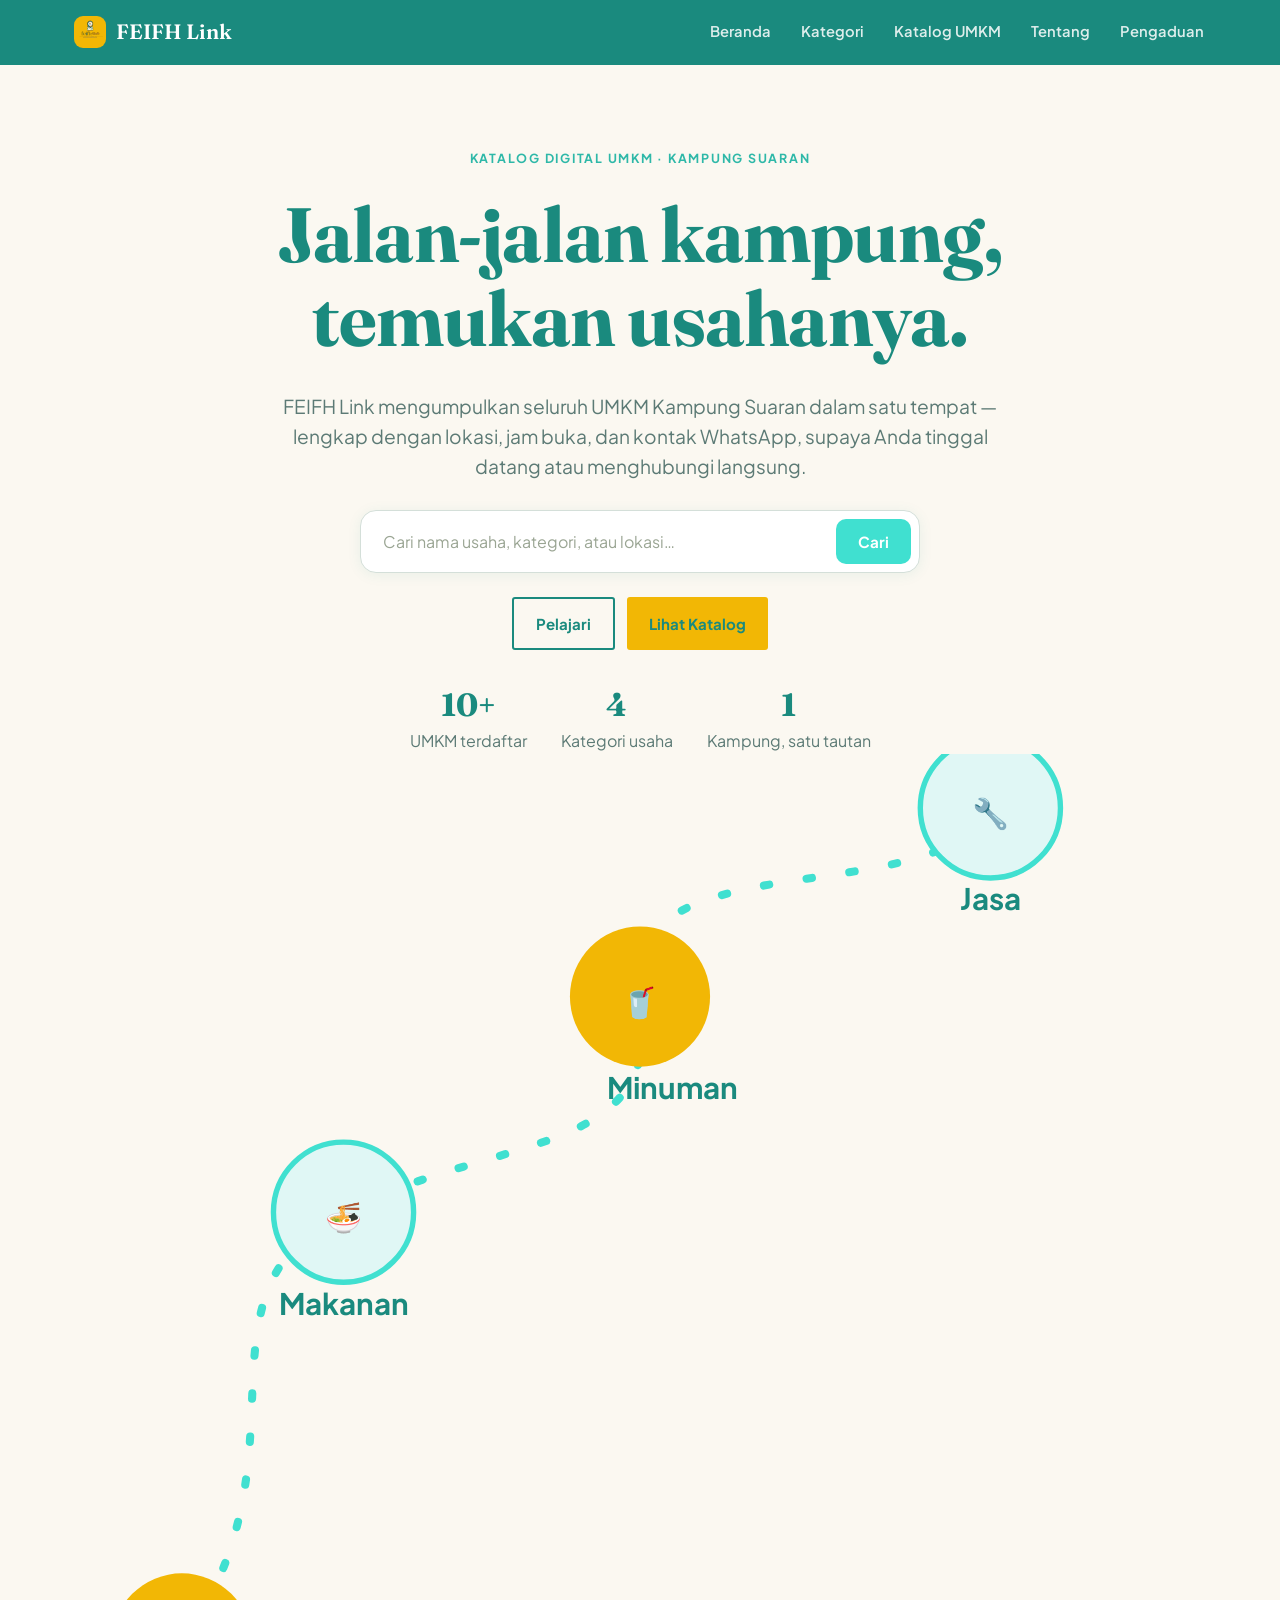
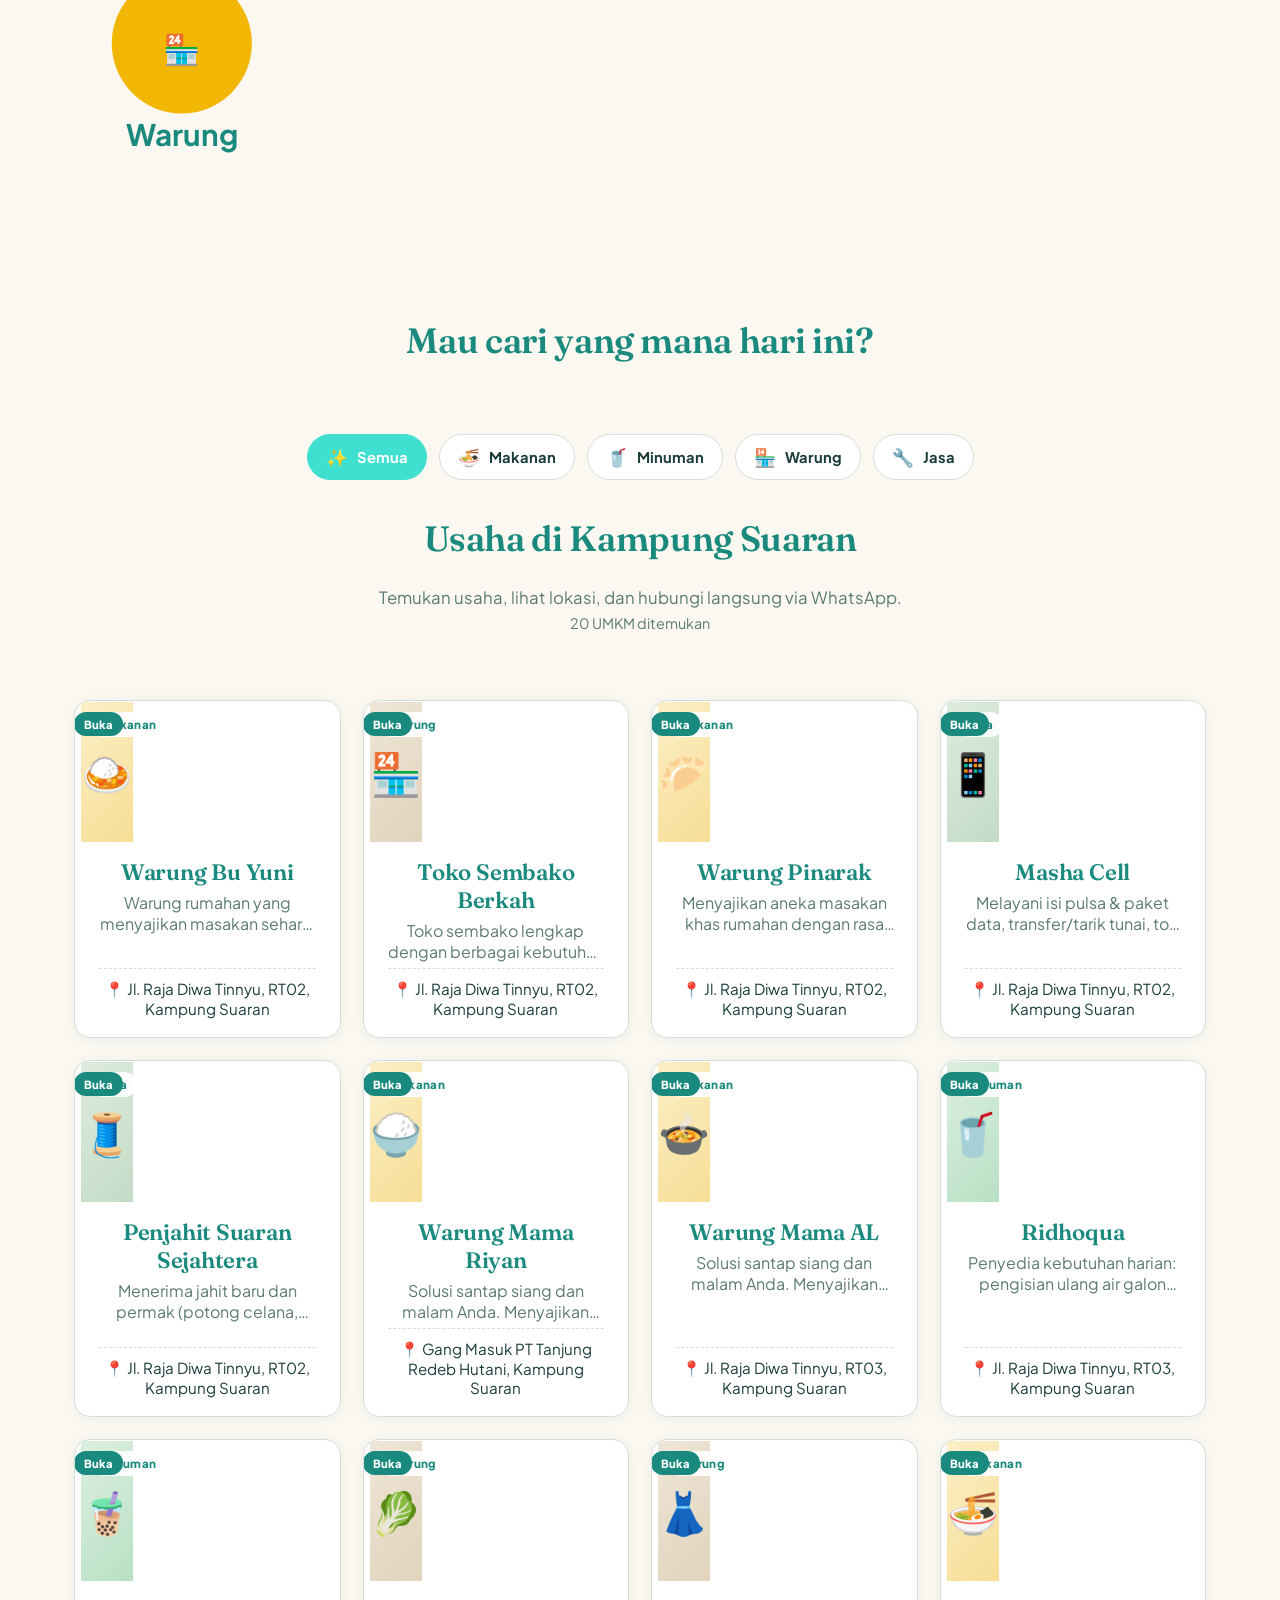
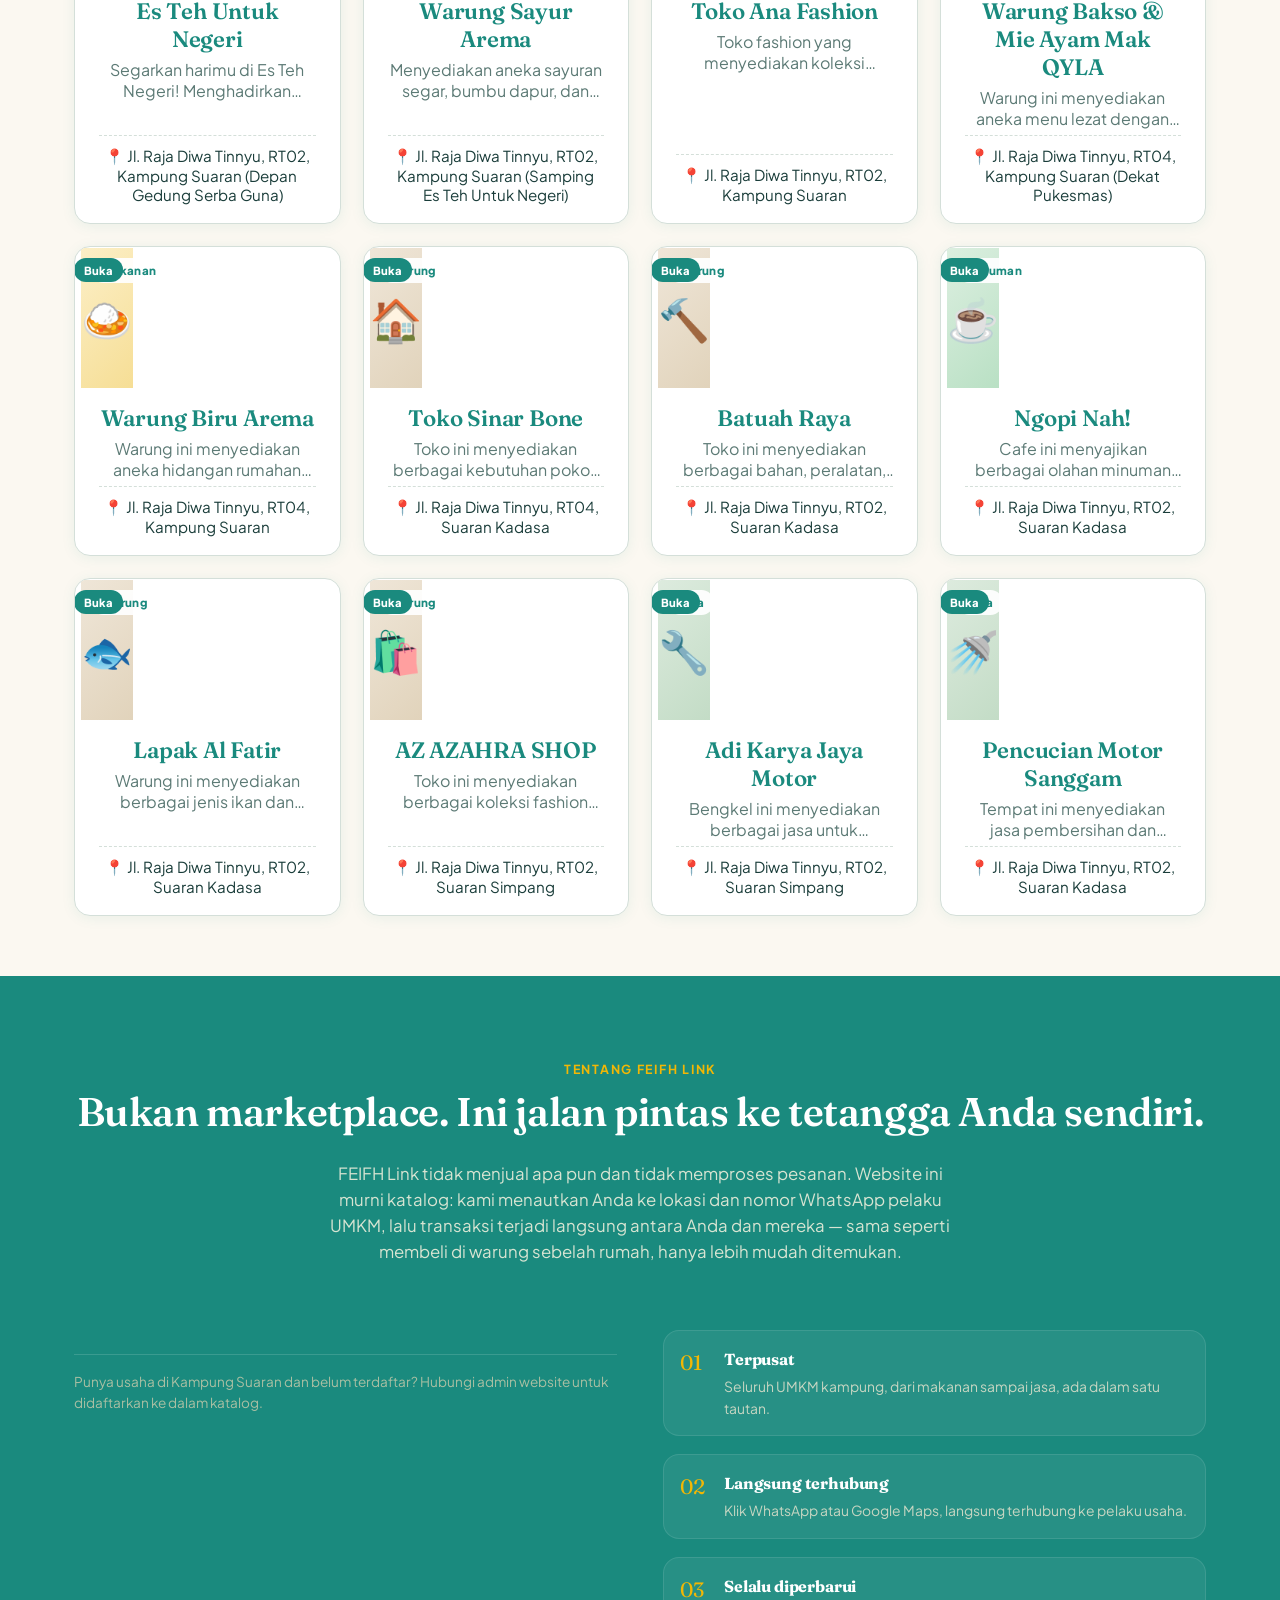
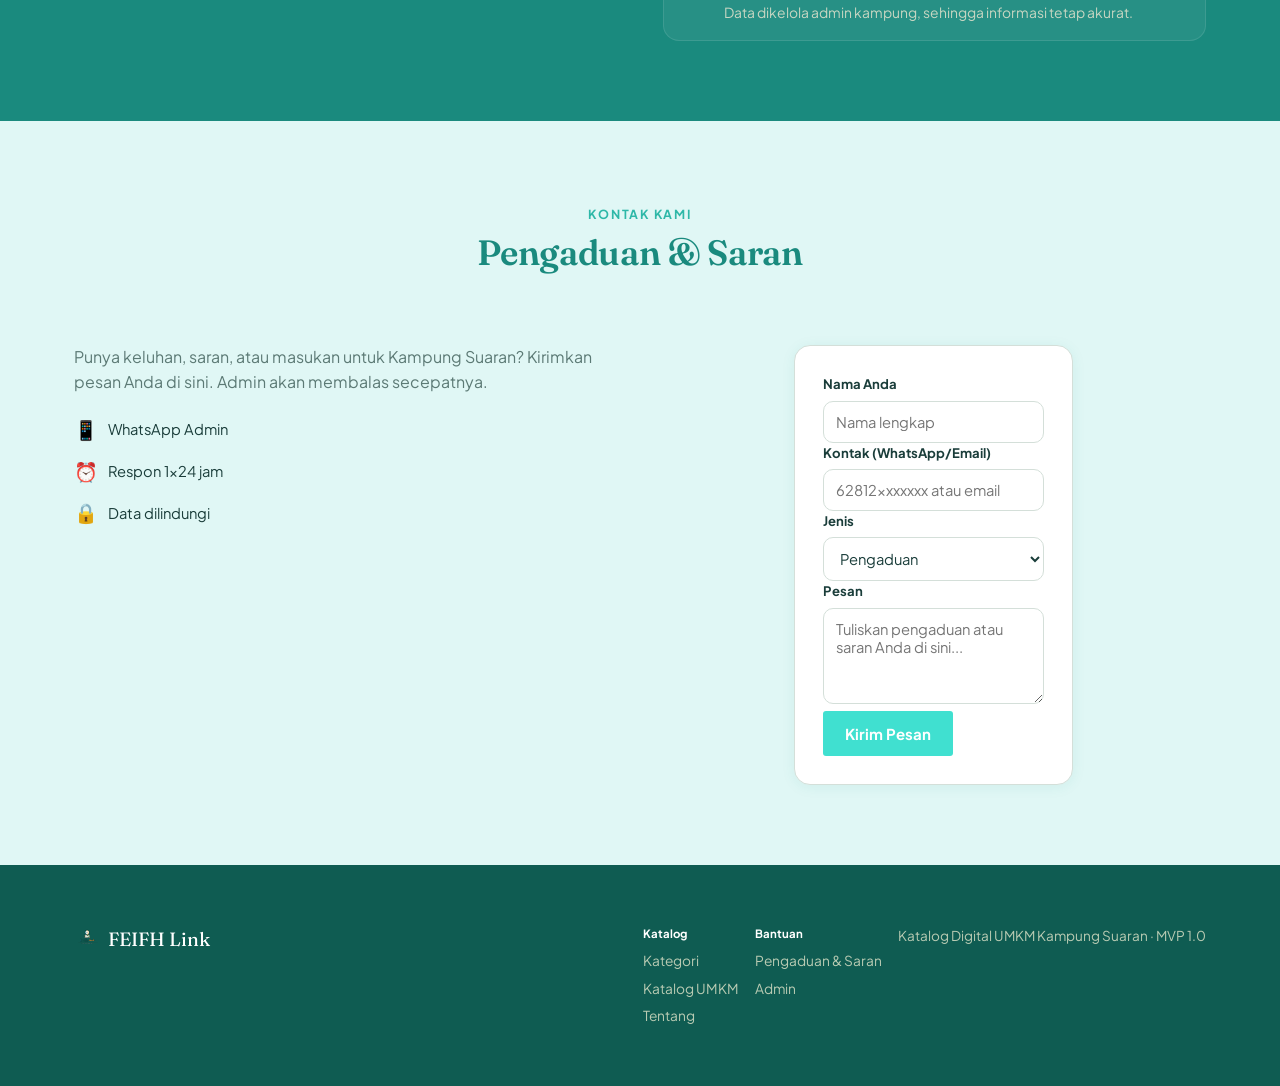
<file: index.html>
<!DOCTYPE html>
<html lang="id">
<head>
<meta charset="UTF-8" />
<meta name="viewport" content="width=device-width, initial-scale=1.0" />
<meta name="theme-color" content="#1A8A7E" />
<title>FEIFH Link — Katalog Digital UMKM Kampung Suaran</title>
<meta name="description" content="FEIFH Link menghubungkan Anda dengan UMKM lokal Kampung Suaran: makanan, minuman, warung, dan jasa — lengkap dengan lokasi dan kontak WhatsApp." />
<link rel="manifest" href="manifest.json" />
<link rel="preconnect" href="https://fonts.googleapis.com">
<link rel="preconnect" href="https://fonts.gstatic.com" crossorigin>
<link href="https://fonts.googleapis.com/css2?family=Fraunces:opsz,wght@9..144,500;9..144,600;9..144,700&family=Plus+Jakarta+Sans:wght@400;500;600;700;800&display=swap" rel="stylesheet">
<link rel="stylesheet" href="style.css" />
</head>
<body>

<!-- ============ TOP NAV ============ -->
<header class="topbar">
  <div class="wrap topbar-inner">
    <a href="#top" class="brand">
      <img src="logo.svg" class="brand-mark" alt="FEIFH Link Logo" style="width:32px;height:32px;object-fit:contain;">
      FEIFH Link
    </a>
    <nav class="nav-links" id="navLinks">
      <a href="#top">Beranda</a>
      <a href="#kategori">Kategori</a>
      <a href="#katalog">Katalog UMKM</a>
      <a href="#tentang">Tentang</a>
      <a href="#pengaduan">Pengaduan</a>
    </nav>
    <button class="nav-toggle" id="navToggle" aria-label="Buka menu">☰</button>
  </div>
</header>

<!-- ============ HERO (Illdy‑style jumbotron, centered) ============ -->
<section class="hero" id="top">
  <div class="wrap">
    <div class="hero-copy">
      <span class="eyebrow" id="heroEyebrow"></span>
      <h1 id="heroTitle"></h1>
      <p class="hero-lede" id="heroDesc"></p>

      <form class="search-card" id="searchForm" role="search">
        <label for="searchInput" class="sr-only">Cari UMKM</label>
        <input type="text" id="searchInput" autocomplete="off" />
        <button type="submit">Cari</button>
      </form>

      <!-- Illdy‑style hero buttons -->
      <div class="hero-buttons">
        <a href="#tentang" class="btn btn-outline">Pelajari</a>
        <a href="#katalog" class="btn btn-solid-marigold">Lihat Katalog</a>
      </div>

      <div class="hero-stats">
        <div class="hero-stat"><b>10+</b><span id="stat1"></span></div>
        <div class="hero-stat"><b>4</b><span id="stat2"></span></div>
        <div class="hero-stat"><b>1</b><span id="stat3"></span></div>
      </div>
    </div>

    <!-- route SVG art (hidden by default, shown when no banner image) -->
    <div class="hero-art" aria-hidden="true">
      <svg class="route-svg" viewBox="0 0 420 380" xmlns="http://www.w3.org/2000/svg">
        <path d="M40 330 C 90 260, 40 200, 100 170 S 220 150, 210 90 S 320 60, 340 20"
              fill="none" stroke="#40E0D0" stroke-width="3" stroke-linecap="round"
              stroke-dasharray="2 14" />
        <circle cx="40" cy="330" r="26" fill="#F2B705" />
        <text x="40" y="336" text-anchor="middle" class="route-stop" font-size="18">🏪</text>
        <circle cx="100" cy="170" r="26" fill="#E0F7F5" stroke="#40E0D0" stroke-width="2"/>
        <text x="100" y="176" text-anchor="middle" class="route-stop" font-size="18">🍜</text>
        <circle cx="210" cy="90" r="26" fill="#F2B705" />
        <text x="210" y="96" text-anchor="middle" class="route-stop" font-size="18">🥤</text>
        <circle cx="340" cy="20" r="26" fill="#E0F7F5" stroke="#40E0D0" stroke-width="2"/>
        <text x="340" y="26" text-anchor="middle" class="route-stop" font-size="18">🔧</text>
        <text x="40" y="368" text-anchor="middle" class="route-stop" fill="#5C6B57">Warung</text>
        <text x="100" y="208" text-anchor="middle" class="route-stop" fill="#5C6B57">Makanan</text>
        <text x="222" y="128" text-anchor="middle" class="route-stop" fill="#5C6B57">Minuman</text>
        <text x="340" y="58" text-anchor="middle" class="route-stop" fill="#5C6B57">Jasa</text>
      </svg>
    </div>
  </div>
</section>

<!-- ============ CATEGORIES (Illdy section header, centered) ============ -->
<section class="categories" id="kategori">
  <div class="wrap">
    <div class="section-header">
      <h3 id="kategoriHeading"></h3>
    </div>
    <div class="chip-row" id="chipRow"></div>
  </div>
</section>

<!-- ============ LISTING (Illdy section header, centered) ============ -->
<section class="listing" id="katalog">
  <div class="wrap">
    <div class="section-header">
      <h3 id="katalogHeading"></h3>
      <div class="section-description">Temukan usaha, lihat lokasi, dan hubungi langsung via WhatsApp.</div>
      <span class="result-count" id="resultCount"></span>
    </div>
    <div class="grid" id="grid"></div>
  </div>
</section>

<!-- ============ ABOUT (Illdy section header, centered) ============ -->
<section class="about" id="tentang">
  <div class="wrap">
    <div class="section-header">
      <span class="eyebrow" id="aboutEyebrow"></span>
      <h3 id="aboutTitle"></h3>
      <div class="section-description" id="aboutDesc"></div>
    </div>
    <div class="about-inner">
      <div>
        <div class="admin-note" id="adminNote"></div>
      </div>
      <div class="about-points">
        <div class="about-point">
          <span class="num">01</span>
          <div>
            <h4 id="aboutPoint1Title"></h4>
            <p id="aboutPoint1Desc"></p>
          </div>
        </div>
        <div class="about-point">
          <span class="num">02</span>
          <div>
            <h4 id="aboutPoint2Title"></h4>
            <p id="aboutPoint2Desc"></p>
          </div>
        </div>
        <div class="about-point">
          <span class="num">03</span>
          <div>
            <h4 id="aboutPoint3Title"></h4>
            <p id="aboutPoint3Desc"></p>
          </div>
        </div>
      </div>
    </div>
  </div>
</section>

<!-- ============ PENGADUAN & SARAN (Illdy contact style) ============ -->
<section class="pengaduan" id="pengaduan">
  <div class="wrap">
    <div class="section-header">
      <span class="eyebrow">Kontak Kami</span>
      <h3 id="pengaduanHeading">Pengaduan & Saran</h3>
    </div>
    <div class="pengaduan-inner">
      <div class="pengaduan-info">
        <p>Punya keluhan, saran, atau masukan untuk Kampung Suaran? Kirimkan pesan Anda di sini. Admin akan membalas secepatnya.</p>
        <ul class="pengaduan-list">
          <li><span class="ic">📱</span><span>WhatsApp Admin</span></li>
          <li><span class="ic">⏰</span><span>Respon 1x24 jam</span></li>
          <li><span class="ic">🔒</span><span>Data dilindungi</span></li>
        </ul>
      </div>
      <form class="pengaduan-form" id="pengaduanForm">
        <div class="field">
          <label for="pNama">Nama Anda</label>
          <input type="text" id="pNama" required placeholder="Nama lengkap" />
        </div>
        <div class="field">
          <label for="pKontak">Kontak (WhatsApp/Email)</label>
          <input type="text" id="pKontak" required placeholder="62812xxxxxxx atau email" />
        </div>
        <div class="field full">
          <label for="pJenis">Jenis</label>
          <select id="pJenis" required>
            <option value="pengaduan">Pengaduan</option>
            <option value="saran">Saran</option>
            <option value="masukan">Masukan</option>
          </select>
        </div>
        <div class="field full">
          <label for="pPesan">Pesan</label>
          <textarea id="pPesan" rows="4" required placeholder="Tuliskan pengaduan atau saran Anda di sini..."></textarea>
        </div>
        <button type="submit" class="btn btn-solid-leaf">Kirim Pesan</button>
      </form>
    </div>
  </div>
</section>

<!-- ============ FOOTER (Illdy multi‑column style) ============ -->
<footer>
  <div class="wrap footer-inner">
    <div class="footer-brand"><img src="logo.svg" alt="FEIFH Link Logo" style="width:26px;height:26px;object-fit:contain;vertical-align:middle;"> FEIFH Link</div>
    <div>
      <h5 style="color:#fff;margin:0 0 8px;">Katalog</h5>
      <ul style="list-style:none;margin:0;padding:0;display:grid;gap:6px;">
        <li><a href="#kategori">Kategori</a></li>
        <li><a href="#katalog">Katalog UMKM</a></li>
        <li><a href="#tentang">Tentang</a></li>
      </ul>
    </div>
    <div>
      <h5 style="color:#fff;margin:0 0 8px;">Bantuan</h5>
      <ul style="list-style:none;margin:0;padding:0;display:grid;gap:6px;">
        <li><a href="#pengaduan">Pengaduan & Saran</a></li>
        <li><a href="admin.html">Admin</a></li>
      </ul>
    </div>
    <div style="font-size:0.85rem;"><span id="footerText"></span></div>
  </div>
</footer>

<!-- ============ MODAL ============ -->
<div class="modal-backdrop" id="modalBackdrop">
  <div class="modal" id="modalContent" role="dialog" aria-modal="true"></div>
</div>

<script src="data.js"></script>
<script src="script.js"></script>
</body>
</html>
</file>
<file: style.css>
/* ============================================================
   FEIFH Link — Katalog Digital UMKM Kampung Suaran
   Design tokens (adapted to Illdy style while preserving original colorway)
   ============================================================ */

:root {
  /* Color */
  --forest:        #1A8A7E;   /* deep turquoise — nav, footer, headings */
  --leaf:           #40E0D0;   /* primary turquoise — buttons, links */
  --leaf-dark:      #2EB8A8;   /* hover state for turquoise */
  --leaf-tint:      #E0F7F5;   /* soft turquoise wash — card backgrounds */
  --marigold:       #F2B705;   /* warm yellow — accents, highlights */
  --marigold-deep:  #C98F00;   /* yellow hover / text-on-cream accent */
  --cream:          #FBF8F1;   /* page background */
  --paper:          #FFFFFF;   /* card background */
  --ink:            #1A3D3A;   /* primary text (dark turquoise) */
  --ink-soft:       #5C7A75;   /* secondary text */
  --line:           #D4DFD9;   /* hairline borders */

  /* Type */
  --font-display: "Fraunces", Georgia, serif;
  --font-body: "Plus Jakarta Sans", "Segoe UI", sans-serif;

  /* Layout */
  --radius-sm: 10px;
  --radius-md: 16px;
  --radius-lg: 26px;
  --shadow-card: 0 2px 14px rgba(26, 138, 126, 0.08);
  --shadow-pop: 0 12px 32px rgba(26, 138, 126, 0.18);
  --container: 1180px;
}

* { box-sizing: border-box; }

html { scroll-behavior: smooth; }

@media (prefers-reduced-motion: reduce) {
  html { scroll-behavior: auto; }
  * { animation-duration: 0.001ms !important; animation-iteration-count: 1 !important; transition-duration: 0.001ms !important; }
}

body {
  margin: 0;
  font-family: var(--font-body);
  background: var(--cream);
  color: var(--ink);
  -webkit-font-smoothing: antialiased;
  line-height: 1.55;
}

img, svg { display: block; max-width: 100%; }

a { color: inherit; text-decoration: none; }

button { font-family: inherit; cursor: pointer; }

:focus-visible {
  outline: 3px solid var(--marigold-deep);
  outline-offset: 2px;
}

.wrap {
  max-width: var(--container);
  margin: 0 auto;
  padding: 0 24px;
}

h1, h2, h3, h4 {
  font-family: var(--font-display);
  color: var(--forest);
  margin: 0 0 0.4em;
  letter-spacing: -0.01em;
}

p { margin: 0 0 1em; }

.eyebrow {
  font-family: var(--font-body);
  font-weight: 700;
  font-size: 0.78rem;
  letter-spacing: 0.14em;
  text-transform: uppercase;
  color: var(--leaf-dark);
}

/* ============================================================
   Top navigation (Illdy‑style)
   ============================================================ */

.topbar {
  position: sticky;
  top: 0;
  z-index: 40;
  background: var(--forest);
  color: #fff;
}

.topbar-inner {
  display: flex;
  align-items: center;
  justify-content: space-between;
  gap: 20px;
  padding: 14px 24px;
}

.brand {
  display: flex;
  align-items: center;
  gap: 10px;
  font-family: var(--font-display);
  font-size: 1.3rem;
  font-weight: 600;
  color: #fff;
  white-space: nowrap;
}

.brand-mark {
  width: 34px;
  height: 34px;
  border-radius: 9px;
  background: var(--marigold);
  display: grid;
  place-items: center;
  color: var(--forest);
  font-weight: 800;
  font-family: var(--font-body);
  font-size: 0.95rem;
}

.nav-links {
  display: flex;
  gap: 26px;
  font-size: 0.92rem;
  font-weight: 600;
}

.nav-links a {
  opacity: 0.85;
  padding: 6px 2px;
  border-bottom: 2px solid transparent;
  transition: opacity 0.15s, border-color 0.15s;
}

.nav-links a:hover { opacity: 1; border-color: var(--marigold); }

.nav-toggle {
  display: none;
  background: none;
  border: none;
  color: #fff;
  font-size: 1.5rem;
}

@media (max-width: 760px) {
  .nav-links {
    position: absolute;
    top: 100%;
    left: 0; right: 0;
    background: var(--forest);
    flex-direction: column;
    gap: 0;
    max-height: 0;
    overflow: hidden;
    transition: max-height 0.25s ease;
  }
  .nav-links.open { max-height: 260px; }
  .nav-links a { padding: 14px 24px; border-bottom: 1px solid rgba(255,255,255,0.1); width: 100%; }
  .nav-toggle { display: block; }
}

/* ============================================================
   Hero – Illdy‑style jumbotron
   ============================================================ */

.hero {
  position: relative;
  overflow: hidden;
  background:
    radial-gradient(ellipse at 15% -10%, rgba(242,183,5,0.18), transparent 55%),
    var(--cream);
  /* Reduced from Illdy's 240px/280px for better readability */
  padding: 80px 0 100px;
  text-align: center;
}

@media (max-width: 860px) {
  .hero { padding: 60px 0 70px; }
}

.hero-copy {
  max-width: 760px;
  margin: 0 auto;
}

.hero h1 {
  font-size: clamp(3rem, 6vw, 5rem);
  line-height: 1.1;
  margin: 0.3em 0 0.4em;
  font-weight: 700;
}

.hero h1 em {
  font-style: normal;
  color: var(--leaf);
}

.hero .hero-lede {
  font-size: 1.2rem;
  color: var(--ink-soft);
  max-width: 60ch;
  margin: 0 auto;
}

/* search card */
.search-card {
  margin-top: 28px;
  background: var(--paper);
  border-radius: var(--radius-md);
  box-shadow: var(--shadow-card);
  padding: 8px;
  display: flex;
  gap: 8px;
  max-width: 560px;
  margin-left: auto;
  margin-right: auto;
  border: 1px solid var(--line);
}

.search-card input {
  flex: 1;
  border: none;
  background: transparent;
  padding: 12px 14px;
  font-size: 1rem;
  font-family: inherit;
  color: var(--ink);
}
.search-card input:focus { outline: none; }
.search-card input::placeholder { color: #9AA593; }

.search-card button {
  background: var(--leaf);
  color: #fff;
  border: none;
  border-radius: var(--radius-sm);
  padding: 0 22px;
  font-weight: 700;
  font-size: 0.95rem;
  transition: background 0.15s;
}
.search-card button:hover { background: var(--leaf-dark); }

/* route SVG art */
.hero-art { position: relative; }
.route-svg { width: 100%; height: auto; }

.route-stop {
  font-family: var(--font-body);
  font-weight: 700;
  font-size: 11px;
  fill: var(--forest);
}

/* header hero buttons */
.hero-buttons {
  margin-top: 24px;
  display: flex;
  gap: 12px;
  justify-content: center;
  flex-wrap: wrap;
}

/* stats row under hero */
.hero-stats {
  margin-top: 30px;
  display: flex;
  gap: 34px;
  flex-wrap: wrap;
  justify-content: center;
}

.hero-stat b {
  display: block;
  font-family: var(--font-display);
  font-size: 2rem;
  color: var(--forest);
}

.hero-stat span {
  font-size: 1rem;
  color: var(--ink-soft);
}

/* ============================================================
   Section headers – Illdy style (centered)
   ============================================================ */

.section-header {
  text-align: center;
  margin-bottom: 65px;
}

.section-header h3 {
  font-size: 2.2rem;
  font-weight: 600;
  margin-bottom: 18px;
}

.section-header .section-description {
  font-size: 1.05rem;
  color: var(--ink-soft);
  max-width: 640px;
  margin: 0 auto;
}

/* ============================================================
   Category chips (Illdy‑style)
   ============================================================ */

.categories {
  padding: 36px 0 6px;
}

.section-head {
  display: flex;
  align-items: baseline;
  justify-content: space-between;
  gap: 12px;
  margin-bottom: 18px;
  flex-wrap: wrap;
}

.chip-row {
  display: flex;
  gap: 12px;
  flex-wrap: wrap;
  justify-content: center;
}

.chip {
  display: flex;
  align-items: center;
  gap: 9px;
  padding: 11px 18px;
  border-radius: 999px;
  background: var(--paper);
  border: 1.5px solid var(--line);
  font-weight: 700;
  font-size: 0.92rem;
  color: var(--ink);
  transition: transform 0.12s ease, border-color 0.12s, background 0.12s;
}

.chip .chip-ic { font-size: 1.1rem; }

.chip:hover { transform: translateY(-2px); border-color: var(--leaf); }

.chip.active {
  background: var(--leaf);
  border-color: var(--leaf);
  color: #fff;
}

/* ============================================================
   UMKM grid & cards – Illdy service cards
   ============================================================ */

.listing { padding: 26px 0 60px; }

.result-count {
  font-size: 0.9rem;
  color: var(--ink-soft);
}

.grid {
  display: grid;
  grid-template-columns: repeat(auto-fill, minmax(260px, 1fr));
  gap: 22px;
  margin-top: 20px;
}

.card {
  background: var(--paper);
  border-radius: var(--radius-md);
  overflow: hidden;
  box-shadow: var(--shadow-card);
  border: 1px solid var(--line);
  display: flex;
  flex-direction: column;
  transition: transform 0.18s ease, box-shadow 0.18s ease;
  text-align: center; /* Illdy centers card content */
  width: 100%;
}

.card:hover {
  transform: translateY(-4px);
  box-shadow: var(--shadow-pop);
}

.card-media {
  position: relative;
  height: 140px;
  display: grid;
  place-items: center;
  font-size: 2.6rem;
}

.card-badge {
  position: absolute;
  top: 10px;
  left: 10px;
  background: rgba(255,255,255,0.92);
  color: var(--forest);
  font-size: 0.72rem;
  font-weight: 800;
  padding: 5px 10px;
  border-radius: 999px;
  letter-spacing: 0.03em;
}

.card-status {
  position: absolute;
  top: 10px;
  right: 10px;
  font-size: 0.7rem;
  font-weight: 800;
  padding: 5px 10px;
  border-radius: 999px;
  background: var(--forest);
  color: #fff;
}
.card-status.closed { background: #8A7A5C; }

.card-body {
  padding: 16px 18px 18px;
  display: flex;
  flex-direction: column;
  gap: 6px;
  flex: 1;
}

.card-body h3 {
  font-size: 1.4rem;
  margin: 0;
  font-weight: 600;
}

.card-desc {
  font-size: 1rem;
  color: var(--ink-soft);
  margin: 0;
  display: -webkit-box;
  -webkit-line-clamp: 2;
  -webkit-box-orient: vertical;
  overflow: hidden;
}

.card-meta {
  margin-top: auto;
  padding-top: 10px;
  display: flex;
  align-items: center;
  gap: 6px;
  font-size: 0.95rem;
  color: var(--ink);
  border-top: 1px dashed var(--line);
}

.no-results {
  text-align: center;
  padding: 60px 20px;
  color: var(--ink-soft);
}
.no-results .big { font-size: 2.4rem; margin-bottom: 8px; }

/* ============================================================
   IMAGES — Foto usaha di card & modal
   ============================================================ */

.card-img {
  width: 100%;
  height: 100%;
  object-fit: cover;
  position: absolute;
  top: 0;
  left: 0;
}

.modal-img {
  width: 100%;
  height: 100%;
  object-fit: cover;
  position: absolute;
  top: 0;
  left: 0;
}

.modal-produk {
  margin: 16px 0;
  padding: 12px;
  background: var(--leaf-tint);
  border-radius: var(--radius-sm);
}

.modal-produk h4 {
  font-size: 0.9rem;
  margin-bottom: 10px;
  color: var(--forest);
}

.modal-img-produk {
  width: 100%;
  max-height: 300px;
  object-fit: cover;
  border-radius: var(--radius-sm);
}

/* ============================================================
   Detail modal
   ============================================================ */

.modal-backdrop {
  position: fixed;
  inset: 0;
  background: rgba(26, 138, 126, 0.55);
  display: none;
  align-items: flex-start;
  justify-content: center;
  padding: 40px 18px;
  overflow-y: auto;
  z-index: 100;
}
.modal-backdrop.open { display: flex; }

.modal {
  background: var(--paper);
  border-radius: var(--radius-lg);
  max-width: 640px;
  width: 100%;
  overflow: hidden;
  box-shadow: var(--shadow-pop);
  animation: pop-in 0.18s ease;
}

@keyframes pop-in {
  from { opacity: 0; transform: translateY(10px) scale(0.98); }
  to { opacity: 1; transform: translateY(0) scale(1); }
}

.modal-media {
  height: 170px;
  display: grid;
  place-items: center;
  font-size: 3.4rem;
  position: relative;
}

.modal-close {
  position: absolute;
  top: 14px;
  right: 14px;
  width: 34px;
  height: 34px;
  border-radius: 50%;
  border: none;
  background: rgba(255,255,255,0.92);
  font-size: 1.1rem;
  color: var(--forest);
  display: grid;
  place-items: center;
}

.modal-body { padding: 26px 28px 30px; }

.modal-body .eyebrow { margin-bottom: 6px; display: block; }

.modal-body h2 { font-size: 1.6rem; margin-bottom: 10px; }

.modal-info-list {
  list-style: none;
  padding: 0;
  margin: 18px 0;
  display: grid;
  gap: 12px;
}

.modal-info-list li {
  display: flex;
  gap: 12px;
  font-size: 0.93rem;
  align-items: flex-start;
}

.modal-info-list .ic {
  width: 22px;
  text-align: center;
  flex-shrink: 0;
}

.modal-info-list b { color: var(--ink); display: block; }
.modal-info-list span.sub { color: var(--ink-soft); }

.modal-actions {
  display: flex;
  gap: 12px;
  margin-top: 22px;
  flex-wrap: wrap;
}

/* ============================================================
   Buttons – Illdy style
   ============================================================ */

.btn {
  display: inline-flex;
  align-items: center;
  justify-content: center;
  gap: 8px;
  padding: 13px 22px;
  border-radius: 3px;
  font-weight: 700;
  font-size: 0.94rem;
  border: none;
  transition: background 0.15s, color 0.15s, border-color 0.15s;
  text-decoration: none;
}

.btn-primary { background: #25D366; color: #06381B; }
.btn-primary:hover { background: #1ebd58; }

.btn-outline {
  background: transparent;
  border: 2px solid var(--forest);
  color: var(--forest);
}
.btn-outline:hover { background: var(--forest); color: #fff; }

.btn-solid-marigold {
  background: var(--marigold);
  color: var(--forest);
}
.btn-solid-marigold:hover { background: var(--marigold-deep); color: #fff; }

.btn-solid-leaf { background: var(--leaf); color: #fff; }
.btn-solid-leaf:hover { background: var(--leaf-dark); }

/* ============================================================
   About section – Illdy style
   ============================================================ */

.about {
  background: var(--forest);
  color: #EFF6EC;
  padding: 80px 0;
  position: relative;
  overflow: hidden;
  text-align: center;
}

.about .section-header h3 {
  color: #fff;
}

.about-inner {
  display: grid;
  grid-template-columns: 1fr 1fr;
  gap: 46px;
  align-items: start;
  max-width: var(--container);
  margin: 0 auto;
  text-align: left;
}

@media (max-width: 800px) {
  .about-inner { grid-template-columns: 1fr; }
}

.about h2, .about h3 { color: #fff; font-size: 2.5rem; }
.about .eyebrow { color: var(--marigold); }
.about p { color: #D7E4D2; }
.about .section-description { color: #D7E4D2; }
.about .section-header h3 { color: #fff; }

.about-points {
  display: grid;
  gap: 18px;
}

.about-point {
  display: flex;
  gap: 14px;
  padding: 16px;
  background: rgba(255,255,255,0.06);
  border-radius: var(--radius-md);
  border: 1px solid rgba(255,255,255,0.1);
}

.about-point .num {
  font-family: var(--font-display);
  font-size: 1.3rem;
  color: var(--marigold);
  flex-shrink: 0;
  width: 30px;
}

.about-point h4 { color: #fff; font-size: 1rem; margin-bottom: 4px; }
.about-point p { margin: 0; font-size: 0.87rem; color: #C7D6C2; }

.admin-note {
  margin-top: 24px;
  font-size: 0.85rem;
  color: #A9BFA3;
  border-top: 1px solid rgba(255,255,255,0.14);
  padding-top: 16px;
}

/* ============================================================
    Pengaduan & Saran – Illdy contact style
    ============================================================ */

.pengaduan {
  background: var(--leaf-tint);
  padding: 80px 0;
}

.pengaduan .section-head {
  text-align: center;
  display: block;
  margin-bottom: 45px;
}

.pengaduan-inner {
  display: grid;
  grid-template-columns: 1fr 1fr;
  gap: 40px;
  align-items: start;
  max-width: var(--container);
  margin: 0 auto;
}

@media (max-width: 800px) {
  .pengaduan-inner { grid-template-columns: 1fr; }
}

.pengaduan-info p {
  color: var(--ink-soft);
  margin-bottom: 20px;
}

.pengaduan-list {
  list-style: none;
  padding: 0;
  margin: 0;
  display: grid;
  gap: 12px;
}

.pengaduan-list li {
  display: flex;
  align-items: center;
  gap: 10px;
  font-size: 0.92rem;
  color: var(--ink);
}

.pengaduan-list .ic {
  font-size: 1.2rem;
}

.pengaduan-form {
  background: var(--paper);
  padding: 28px;
  border-radius: var(--radius-md);
  box-shadow: var(--shadow-card);
  border: 1px solid var(--line);
  max-width: 500px;
  margin: 0 auto;
}

/* ============================================================
   Footer – Illdy multi‑column style
   ============================================================ */

footer {
  background: #0F5C52;
  color: #B9CBB3;
  padding: 60px 0;
  font-size: 0.86rem;
}

.footer-inner {
  display: flex;
  justify-content: space-between;
  align-items: flex-start;
  gap: 16px;
  flex-wrap: wrap;
  max-width: var(--container);
  margin: 0 auto;
}

.footer-brand {
  display: flex;
  align-items: center;
  gap: 8px;
  font-family: var(--font-display);
  color: #fff;
  font-size: 1.2rem;
  flex: 1 1 200px;
}

/* ============================================================
   Utility
   ============================================================ */

.sr-only {
  position: absolute;
  width: 1px; height: 1px;
  overflow: hidden;
  clip: rect(0 0 0 0);
}

section[id] { scroll-margin-top: 74px; }

/* ============================================================
   Admin panel
   ============================================================ */

.admin-body {
  background: var(--cream);
  min-height: 100vh;
}

.admin-login {
  min-height: 100vh;
  display: grid;
  place-items: center;
  padding: 24px;
}

.admin-login-card {
  background: var(--paper);
  border-radius: var(--radius-lg);
  box-shadow: var(--shadow-pop);
  padding: 40px 36px;
  max-width: 380px;
  width: 100%;
  text-align: center;
}

.admin-login-card .brand-mark {
  margin: 0 auto 16px;
}

.admin-login-card h1 {
  font-size: 1.5rem;
  margin-bottom: 6px;
}

.admin-login-card p {
  color: var(--ink-soft);
  font-size: 0.9rem;
}

.admin-login-card input {
  width: 100%;
  padding: 13px 14px;
  border-radius: var(--radius-sm);
  border: 1.5px solid var(--line);
  font-size: 1rem;
  font-family: inherit;
  margin: 18px 0 10px;
  text-align: center;
  letter-spacing: 0.3em;
}
.admin-login-card input:focus { outline: none; border-color: var(--leaf); }

.admin-login-card .btn { width: 100%; justify-content: center; }
.admin-login-card .btn-primary-solid {
  background: var(--leaf);
  color: #fff;
}
.admin-login-card .btn-primary-solid:hover { background: var(--leaf-dark); }

.admin-error {
  color: #B3261E;
  font-size: 0.85rem;
  min-height: 1.2em;
  margin-top: 4px;
}

.admin-hint {
  margin-top: 20px;
  font-size: 0.78rem;
  color: var(--ink-soft);
  background: var(--leaf-tint);
  border-radius: var(--radius-sm);
  padding: 10px 12px;
}

/* dashboard shell */

.admin-shell { display: none; }
.admin-shell.open { display: block; }

.admin-topbar {
  background: var(--forest);
  color: #fff;
  padding: 14px 0;
}
.admin-topbar .wrap {
  display: flex;
  align-items: center;
  justify-content: space-between;
  gap: 16px;
  flex-wrap: wrap;
}
.admin-topbar .brand { color: #fff; font-size: 1.15rem; }
.admin-topbar-actions { display: flex; gap: 10px; align-items: center; }
.admin-topbar-actions a { font-size: 0.85rem; opacity: 0.85; }
.admin-topbar-actions a:hover { opacity: 1; }

.btn-ghost-light {
  background: rgba(255,255,255,0.12);
  color: #fff;
  border: 1px solid rgba(255,255,255,0.3);
  padding: 9px 16px;
  border-radius: var(--radius-sm);
  font-size: 0.85rem;
  font-weight: 700;
}
.btn-ghost-light:hover { background: rgba(255,255,255,0.2); }

.admin-main { padding: 32px 0 70px; }

.admin-toolbar {
  display: flex;
  justify-content: space-between;
  align-items: center;
  gap: 16px;
  flex-wrap: wrap;
  margin-bottom: 22px;
}

.admin-toolbar-btns { display: flex; gap: 10px; flex-wrap: wrap; }

.btn-sm {
  padding: 10px 16px;
  font-size: 0.85rem;
}

.admin-table-wrap {
  background: var(--paper);
  border: 1px solid var(--line);
  border-radius: var(--radius-md);
  overflow-x: auto;
  box-shadow: var(--shadow-card);
}

table.admin-table {
  width: 100%;
  border-collapse: collapse;
  min-width: 720px;
}

.admin-table th, .admin-table td {
  text-align: left;
  padding: 13px 16px;
  font-size: 0.88rem;
  border-bottom: 1px solid var(--line);
  vertical-align: middle;
}

.admin-table th {
  background: var(--leaf-tint);
  color: var(--forest);
  font-weight: 800;
  font-size: 0.76rem;
  text-transform: uppercase;
  letter-spacing: 0.05em;
}

.admin-table tr:last-child td { border-bottom: none; }

.admin-cell-name { font-weight: 700; }
.admin-cell-icon { font-size: 1.3rem; }

.tag {
  display: inline-block;
  padding: 3px 10px;
  border-radius: 999px;
  background: var(--leaf-tint);
  color: var(--leaf-dark);
  font-size: 0.75rem;
  font-weight: 700;
}

.tag.status-buka { background: #E0F7F5; color: #1A8A7E; }
.tag.status-tutup { background: #F1EADB; color: #8A6D2A; }

.row-actions { display: flex; gap: 8px; }

.icon-btn {
  border: 1px solid var(--line);
  background: var(--paper);
  border-radius: 8px;
  width: 32px;
  height: 32px;
  display: grid;
  place-items: center;
  font-size: 0.9rem;
}
.icon-btn:hover { border-color: var(--leaf); }
.icon-btn.danger:hover { border-color: #B3261E; background: #FBEAEA; }

.admin-empty {
  text-align: center;
  padding: 50px 20px;
  color: var(--ink-soft);
}

/* modal form (add/edit UMKM) */

.form-modal .modal { max-width: 620px; }
.form-modal .modal-body { padding: 26px 28px 30px; }

.form-grid {
  display: grid;
  grid-template-columns: 1fr 1fr;
  gap: 14px;
  margin-top: 16px;
}
.form-grid .full { grid-column: 1 / -1; }

@media (max-width: 560px) {
  .form-grid { grid-template-columns: 1fr; }
}

.field label {
  display: block;
  font-size: 0.82rem;
  font-weight: 700;
  color: var(--ink);
  margin-bottom: 6px;
}

.field input, .field select, .field textarea {
  width: 100%;
  padding: 11px 12px;
  border-radius: var(--radius-sm);
  border: 1.5px solid var(--line);
  font-family: inherit;
  font-size: 0.92rem;
  background: var(--paper);
  color: var(--ink);
}
.field input:focus, .field select:focus, .field textarea:focus {
  outline: none;
  border-color: var(--leaf);
}

.field textarea { resize: vertical; min-height: 72px; }

.checkbox-field {
  display: flex;
  align-items: center;
  gap: 8px;
  margin-top: 4px;
}
.checkbox-field input { width: auto; }

.form-footer {
  display: flex;
  justify-content: flex-end;
  gap: 10px;
  margin-top: 22px;
  padding-top: 18px;
  border-top: 1px dashed var(--line);
}

.toast {
  position: fixed;
  bottom: 24px;
  left: 50%;
  transform: translateX(-50%) translateY(20px);
  background: var(--forest);
  color: #fff;
  padding: 13px 22px;
  border-radius: 999px;
  font-size: 0.88rem;
  font-weight: 600;
  box-shadow: var(--shadow-pop);
  opacity: 0;
  pointer-events: none;
  transition: opacity 0.2s, transform 0.2s;
  z-index: 200;
}
.toast.show { opacity: 1; transform: translateX(-50%) translateY(0); }

.category-manager {
  display: grid;
  gap: 10px;
  margin-top: 14px;
}
.category-row {
  display: flex;
  align-items: center;
  gap: 10px;
  background: var(--leaf-tint);
  padding: 10px 12px;
  border-radius: var(--radius-sm);
}
.category-row input { flex: 1; }
.category-row .cat-icon-input { max-width: 70px; text-align: center; flex: none; }

/* ============================================================
   DASHBOARD STATISTIK — Kartu ringkasan di atas tabel
   ============================================================ */

.stats-grid {
  display: grid;
  grid-template-columns: repeat(auto-fit, minmax(180px, 1fr));
  gap: 16px;
  margin-bottom: 28px;
}

.stat-card {
  background: var(--paper);
  border: 1px solid var(--line);
  border-radius: var(--radius-md);
  padding: 20px;
  display: flex;
  align-items: center;
  gap: 14px;
  box-shadow: var(--shadow-card);
  transition: transform 0.15s ease, box-shadow 0.15s ease;
}

.stat-card:hover {
  transform: translateY(-2px);
  box-shadow: var(--shadow-pop);
}

.stat-icon {
  font-size: 2rem;
  width: 50px;
  height: 50px;
  display: grid;
  place-items: center;
  background: var(--leaf-tint);
  border-radius: var(--radius-sm);
  flex-shrink: 0;
}

.stat-info {
  display: flex;
  flex-direction: column;
}

.stat-value {
  font-family: var(--font-display);
  font-size: 1.8rem;
  font-weight: 700;
  color: var(--forest);
  line-height: 1.1;
}

.stat-label {
  font-size: 0.8rem;
  color: var(--ink-soft);
  font-weight: 600;
}

/* ============================================================
   BADGE MODE DATABASE — indikator mode penyimpanan di toolbar
   ============================================================ */

.db-mode-badge {
  display: inline-block;
  margin-top: 6px;
  padding: 4px 12px;
  border-radius: 999px;
  font-size: 0.75rem;
  font-weight: 700;
  background: var(--leaf-tint);
  color: var(--leaf-dark);
}

.db-mode-badge.supabase {
  background: #E8F0FE;
  color: #1A56DB;
}

/* ============================================================
   PENGATURAN DATABASE — Radio button & field Supabase
   ============================================================ */

.db-mode-options {
  display: flex;
  flex-direction: column;
  gap: 10px;
  margin-top: 8px;
}

.db-radio {
  display: flex;
  align-items: center;
  gap: 10px;
  padding: 12px 14px;
  border: 1.5px solid var(--line);
  border-radius: var(--radius-sm);
  cursor: pointer;
  transition: border-color 0.15s, background 0.15s;
}

.db-radio:hover {
  border-color: var(--leaf);
  background: var(--leaf-tint);
}

.db-radio input[type="radio"] {
  width: auto;
  accent-color: var(--leaf);
}

.db-radio span {
  font-size: 0.92rem;
  font-weight: 600;
  color: var(--ink);
}

.db-radio span small {
  color: var(--ink-soft);
  font-weight: 400;
}
</file>
